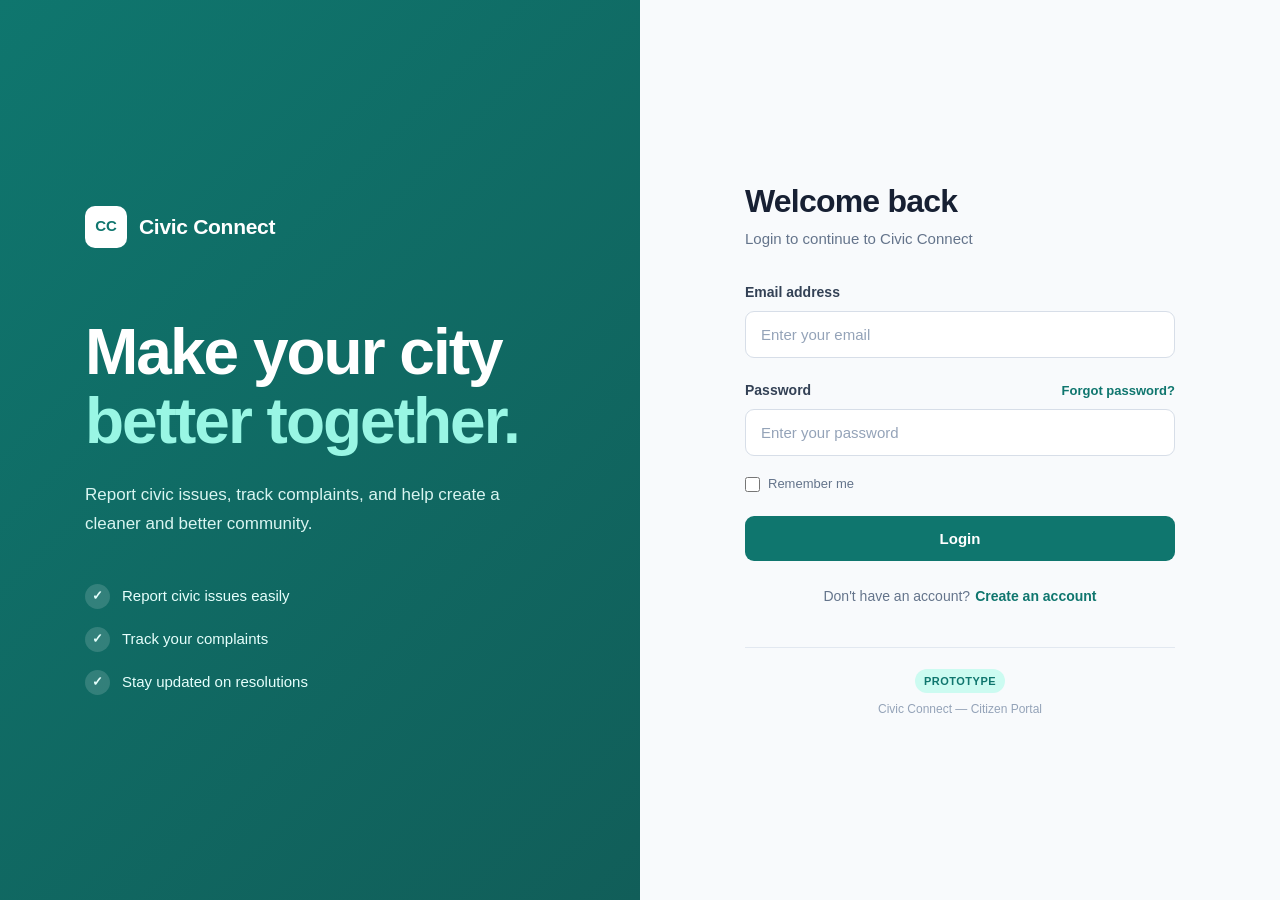
<file: index.html>
<!DOCTYPE html>
<html lang="en">

<head>
    <meta charset="UTF-8">

    <!-- Makes the website responsive on mobile devices -->
    <meta name="viewport" content="width=device-width, initial-scale=1.0">

    <title>Civic Connect - Login</title>

    <!-- Shared CSS file -->
    <link rel="stylesheet" href="style.css">
    <script src="script.js" defer></script>
</head>

<body>

    <main class="auth-page">

        <!-- Left side / Branding -->
        <section class="auth-brand">

            <div class="brand-content">

                <div class="brand-logo">
                    <span class="logo-icon">CC</span>
                    <span class="logo-text">Civic Connect</span>
                </div>

                <h1>
                    Make your city<br>
                    <span>better together.</span>
                </h1>

                <p>
                    Report civic issues, track complaints,
                    and help create a cleaner and better community.
                </p>

                <div class="brand-features">

                    <div class="feature-item">
                        <span class="feature-icon">✓</span>
                        <span>Report civic issues easily</span>
                    </div>

                    <div class="feature-item">
                        <span class="feature-icon">✓</span>
                        <span>Track your complaints</span>
                    </div>

                    <div class="feature-item">
                        <span class="feature-icon">✓</span>
                        <span>Stay updated on resolutions</span>
                    </div>

                </div>

            </div>

        </section>


        <!-- Right side / Login form -->
        <section class="auth-form-section">

            <div class="login-card">

                <div class="mobile-logo">
                    <div class="brand-logo">
                        <span class="logo-icon">CC</span>
                        <span class="logo-text">Civic Connect</span>
                    </div>
                </div>

                <div class="form-heading">
                    <h2>Welcome back</h2>
                    <p>Login to continue to Civic Connect</p>
                </div>


                <form id="loginForm">

                    <!-- Email -->
                    <div class="form-group">

                        <label for="email">Email address</label>

                        <input
                            type="email"
                            id="email"
                            name="email"
                            placeholder="Enter your email"
                            required
                        >

                    </div>


                    <!-- Password -->
                    <div class="form-group">

                        <div class="label-row">
                            <label for="password">Password</label>

                            <a href="#" class="forgot-password">
                                Forgot password?
                            </a>
                        </div>

                        <input
                            type="password"
                            id="password"
                            name="password"
                            placeholder="Enter your password"
                            required
                        >

                    </div>


                    <!-- Remember me -->
                    <div class="remember-row">

                        <label class="checkbox-label">

                            <input
                                type="checkbox"
                                id="remember"
                                name="remember"
                            >

                            <span>Remember me</span>

                        </label>

                    </div>


                    <!-- Login button -->
                    <button type="submit" class="primary-btn">
                        Login
                    </button>

                </form>


                <!-- Sign up -->
                <div class="signup-text">

                    <span>Don't have an account?</span>

                    <a href="signup.html">
                        Create an account
                    </a>

                </div>


                <!-- Demo note -->
                <div class="demo-note">
                    <span>Prototype</span>
                    <p>
                        Civic Connect — Citizen Portal
                    </p>
                </div>

            </div>

        </section>

    </main>

</body>

</html>
</file>
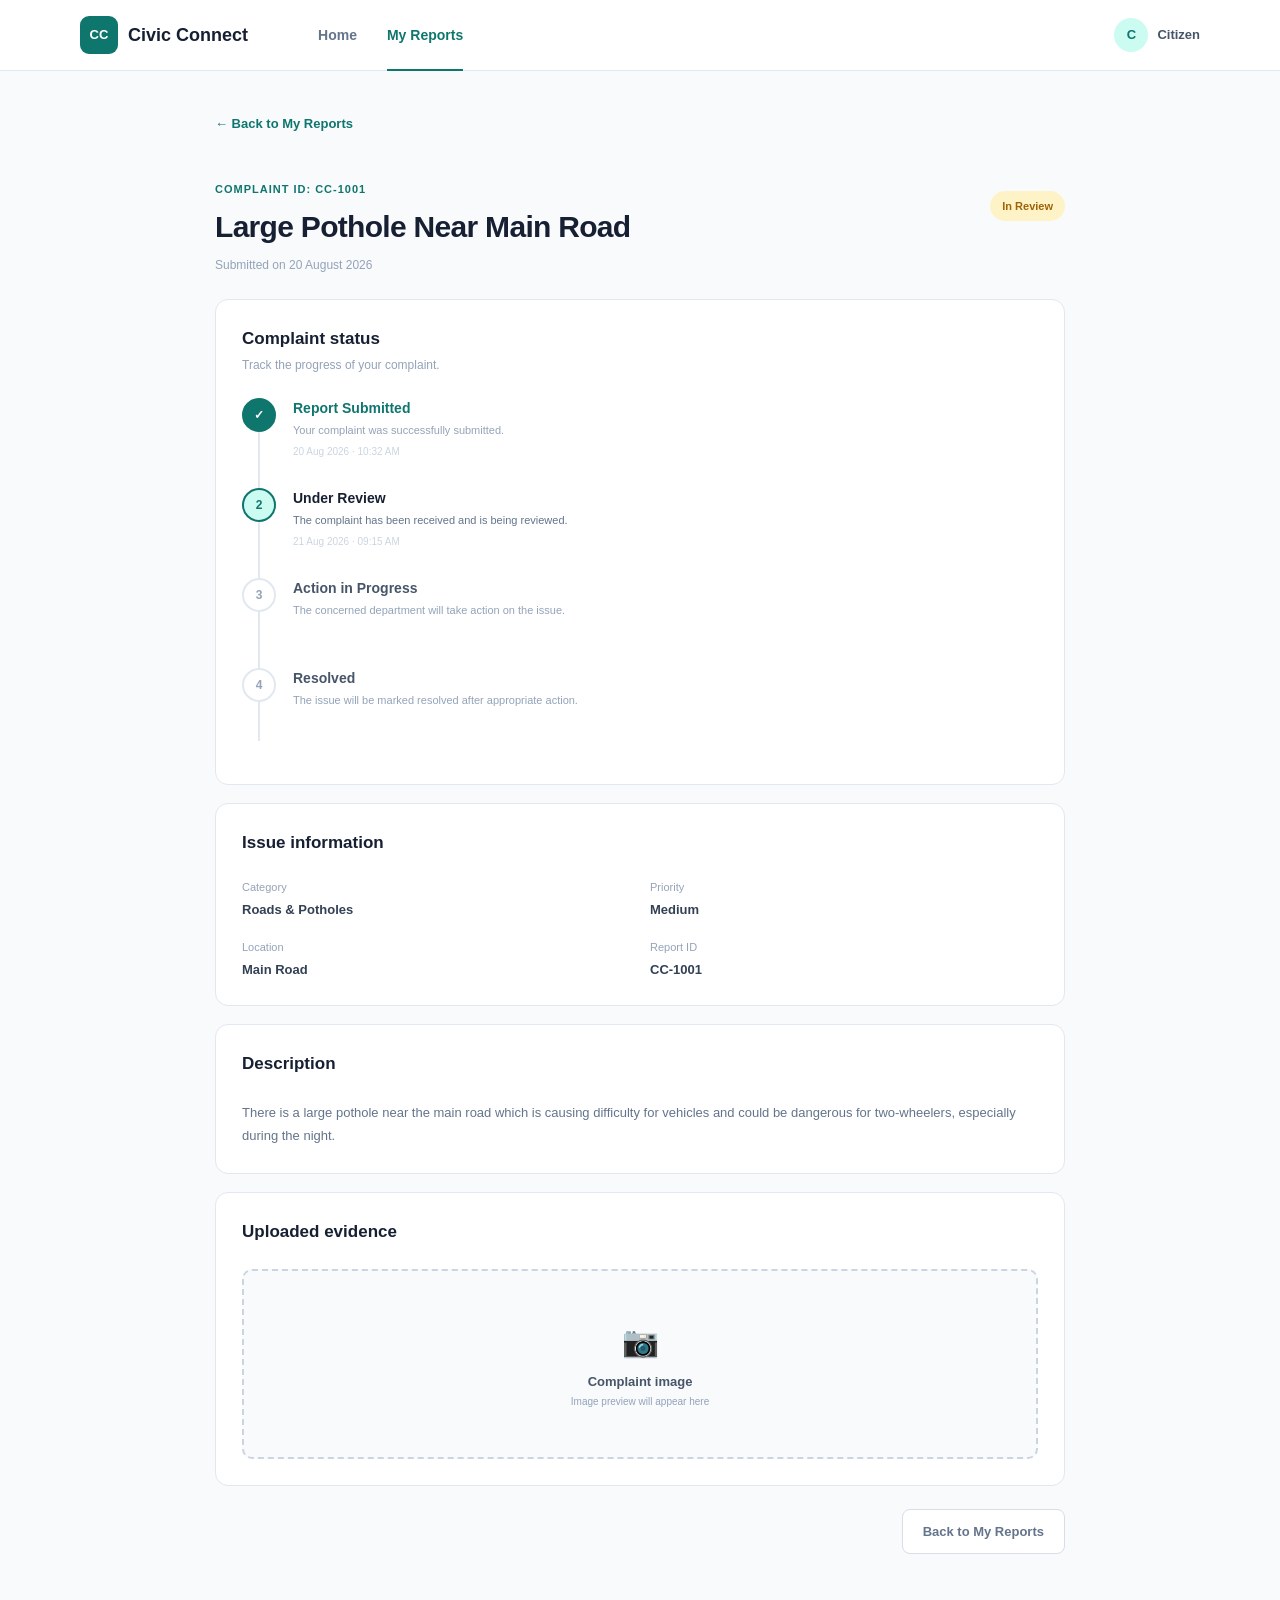
<file: details.html>
<!DOCTYPE html>
<html lang="en">

<head>

    <meta charset="UTF-8">

    <meta name="viewport" content="width=device-width, initial-scale=1.0">

    <title>Civic Connect - Complaint Details</title>

    <link rel="stylesheet" href="style.css">

</head>


<body>


    <!-- ================================
         NAVIGATION BAR
         ================================= -->

    <header class="navbar">

        <div class="navbar-container">


            <!-- LOGO -->

            <a href="home.html" class="nav-brand">

                <span class="nav-logo">CC</span>

                <span class="nav-title">
                    Civic Connect
                </span>

            </a>


            <!-- NAVIGATION -->

            <nav class="nav-links">

                <a href="home.html">
                    Home
                </a>

                <a href="reports.html" class="active">
                    My Reports
                </a>

            </nav>


            <!-- USER -->

            <div class="nav-user">

                <div class="user-avatar">
                    C
                </div>

                <span class="user-name">
                    Citizen
                </span>

            </div>

        </div>

    </header>



    <!-- ================================
         MAIN CONTENT
         ================================= -->

    <main class="details-page">

        <div class="details-container">


            <!-- BACK LINK -->

            <a
                href="reports.html"
                class="back-link"
            >
                ← Back to My Reports
            </a>



            <!-- ================================
                 COMPLAINT HEADER
                 ================================= -->

            <section class="complaint-header">

                <div>

                    <p class="page-label">
                        COMPLAINT ID: CC-1001
                    </p>

                    <h1>
                        Large Pothole Near Main Road
                    </h1>

                    <p class="complaint-date">
                        Submitted on 20 August 2026
                    </p>

                </div>


                <span class="status-badge status-review">
                    In Review
                </span>

            </section>



            <!-- ================================
                 STATUS TRACKER
                 ================================= -->

            <section class="details-card">

                <div class="details-card-heading">

                    <h2>
                        Complaint status
                    </h2>

                    <p>
                        Track the progress of your complaint.
                    </p>

                </div>


                <div class="status-timeline">


                    <!-- STEP 1 -->

                    <div class="timeline-step completed">

                        <div class="timeline-marker">
                            ✓
                        </div>

                        <div class="timeline-content">

                            <h3>
                                Report Submitted
                            </h3>

                            <p>
                                Your complaint was successfully
                                submitted.
                            </p>

                            <span>
                                20 Aug 2026 · 10:32 AM
                            </span>

                        </div>

                    </div>



                    <!-- STEP 2 -->

                    <div class="timeline-step current">

                        <div class="timeline-marker">
                            2
                        </div>

                        <div class="timeline-content">

                            <h3>
                                Under Review
                            </h3>

                            <p>
                                The complaint has been received
                                and is being reviewed.
                            </p>

                            <span>
                                21 Aug 2026 · 09:15 AM
                            </span>

                        </div>

                    </div>



                    <!-- STEP 3 -->

                    <div class="timeline-step">

                        <div class="timeline-marker">
                            3
                        </div>

                        <div class="timeline-content">

                            <h3>
                                Action in Progress
                            </h3>

                            <p>
                                The concerned department will
                                take action on the issue.
                            </p>

                        </div>

                    </div>



                    <!-- STEP 4 -->

                    <div class="timeline-step">

                        <div class="timeline-marker">
                            4
                        </div>

                        <div class="timeline-content">

                            <h3>
                                Resolved
                            </h3>

                            <p>
                                The issue will be marked resolved
                                after appropriate action.
                            </p>

                        </div>

                    </div>


                </div>

            </section>



            <!-- ================================
                 ISSUE INFORMATION
                 ================================= -->

            <section class="details-card">

                <div class="details-card-heading">

                    <h2>
                        Issue information
                    </h2>

                </div>


                <div class="issue-info-grid">


                    <div class="info-item">

                        <span>
                            Category
                        </span>

                        <strong>
                            Roads & Potholes
                        </strong>

                    </div>


                    <div class="info-item">

                        <span>
                            Priority
                        </span>

                        <strong>
                            Medium
                        </strong>

                    </div>


                    <div class="info-item">

                        <span>
                            Location
                        </span>

                        <strong>
                            Main Road
                        </strong>

                    </div>


                    <div class="info-item">

                        <span>
                            Report ID
                        </span>

                        <strong>
                            CC-1001
                        </strong>

                    </div>


                </div>

            </section>



            <!-- ================================
                 DESCRIPTION
                 ================================= -->

            <section class="details-card">

                <div class="details-card-heading">

                    <h2>
                        Description
                    </h2>

                </div>


                <p class="issue-description">

                    There is a large pothole near the main road
                    which is causing difficulty for vehicles and
                    could be dangerous for two-wheelers,
                    especially during the night.

                </p>

            </section>



            <!-- ================================
                 IMAGE
                 ================================= -->

            <section class="details-card">

                <div class="details-card-heading">

                    <h2>
                        Uploaded evidence
                    </h2>

                </div>


                <div class="evidence-placeholder">

                    <div>
                        📷
                    </div>

                    <p>
                        Complaint image
                    </p>

                    <span>
                        Image preview will appear here
                    </span>

                </div>

            </section>



            <!-- ================================
                 FOOTER ACTION
                 ================================= -->

            <div class="details-actions">

                <a
                    href="reports.html"
                    class="cancel-btn"
                >
                    Back to My Reports
                </a>

            </div>


        </div>

    </main>


</body>

</html>
</file>
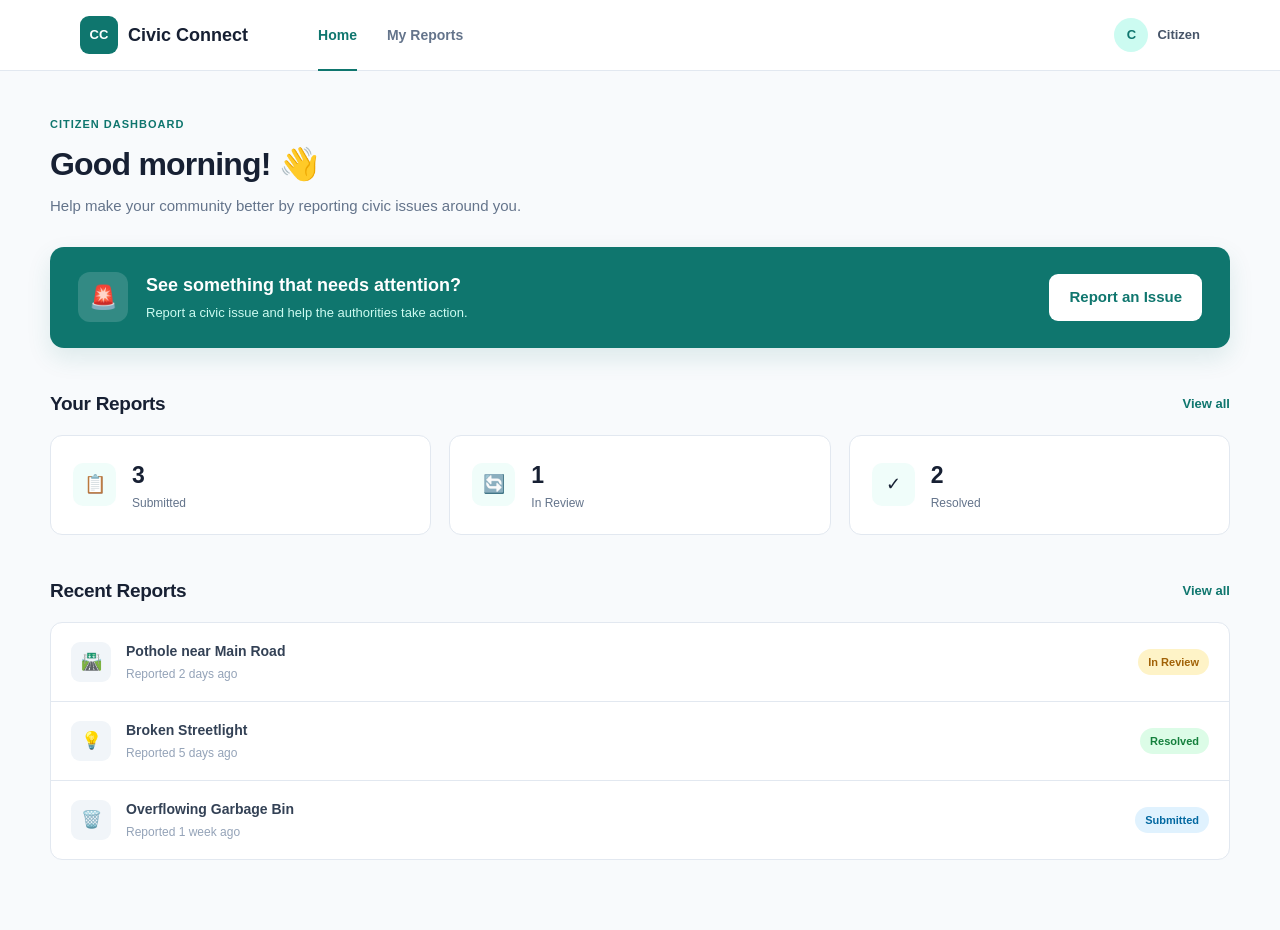
<file: home.html>
<!DOCTYPE html>
<html lang="en">

<head>

    <meta charset="UTF-8">

    <meta name="viewport" content="width=device-width, initial-scale=1.0">

    <title>Civic Connect - Home</title>

    <link rel="stylesheet" href="style.css">

</head>


<body>

    <!-- ================================
         NAVIGATION BAR
         ================================= -->

    <header class="navbar">

        <div class="navbar-container">


            <!-- LOGO -->

            <a href="home.html" class="nav-brand">

                <span class="nav-logo">CC</span>

                <span class="nav-title">
                    Civic Connect
                </span>

            </a>


            <!-- NAVIGATION LINKS -->

            <nav class="nav-links">

                <a href="home.html" class="active">
                    Home
                </a>

                <a href="reports.html">
                    My Reports
                </a>

            </nav>


            <!-- USER -->

            <div class="nav-user">

                <div class="user-avatar">
                    C
                </div>

                <span class="user-name">
                    Citizen
                </span>

            </div>

        </div>

    </header>



    <!-- ================================
         MAIN CONTENT
         ================================= -->

    <main class="dashboard">

        <div class="dashboard-container">


            <!-- WELCOME SECTION -->

            <section class="welcome-section">

                <div>

                    <p class="welcome-label">
                        CITIZEN DASHBOARD
                    </p>

                    <h1>
                        Good morning! 👋
                    </h1>

                    <p class="welcome-description">
                        Help make your community better by reporting
                        civic issues around you.
                    </p>

                </div>

            </section>



            <!-- REPORT ISSUE CARD -->

            <section class="report-banner">

                <div class="report-banner-content">

                    <div class="report-icon">
                        🚨
                    </div>

                    <div>

                        <h2>
                            See something that needs attention?
                        </h2>

                        <p>
                            Report a civic issue and help the
                            authorities take action.
                        </p>

                    </div>

                </div>


                <a
                    href="report.html"
                    class="primary-btn report-btn"
                >
                    Report an Issue
                </a>

            </section>



            <!-- STATISTICS -->

            <section class="stats-section">

                <div class="section-heading">

                    <h2>
                        Your Reports
                    </h2>

                    <a href="reports.html">
                        View all
                    </a>

                </div>


                <div class="stats-grid">


                    <!-- SUBMITTED -->

                    <div class="stat-card">

                        <div class="stat-icon">
                            📋
                        </div>

                        <div>

                            <p class="stat-number">
                                3
                            </p>

                            <p class="stat-label">
                                Submitted
                            </p>

                        </div>

                    </div>


                    <!-- IN REVIEW -->

                    <div class="stat-card">

                        <div class="stat-icon">
                            🔄
                        </div>

                        <div>

                            <p class="stat-number">
                                1
                            </p>

                            <p class="stat-label">
                                In Review
                            </p>

                        </div>

                    </div>


                    <!-- RESOLVED -->

                    <div class="stat-card">

                        <div class="stat-icon">
                            ✓
                        </div>

                        <div>

                            <p class="stat-number">
                                2
                            </p>

                            <p class="stat-label">
                                Resolved
                            </p>

                        </div>

                    </div>

                </div>

            </section>



            <!-- RECENT REPORTS -->

            <section class="recent-section">

                <div class="section-heading">

                    <h2>
                        Recent Reports
                    </h2>

                    <a href="reports.html">
                        View all
                    </a>

                </div>


                <div class="reports-list">


                    <!-- REPORT 1 -->

                    <a
                        href="details.html"
                        class="report-item"
                    >

                        <div class="report-item-icon">
                            🛣️
                        </div>

                        <div class="report-item-content">

                            <h3>
                                Pothole near Main Road
                            </h3>

                            <p>
                                Reported 2 days ago
                            </p>

                        </div>

                        <span class="status-badge status-review">
                            In Review
                        </span>

                    </a>



                    <!-- REPORT 2 -->

                    <a
                        href="details.html"
                        class="report-item"
                    >

                        <div class="report-item-icon">
                            💡
                        </div>

                        <div class="report-item-content">

                            <h3>
                                Broken Streetlight
                            </h3>

                            <p>
                                Reported 5 days ago
                            </p>

                        </div>

                        <span class="status-badge status-resolved">
                            Resolved
                        </span>

                    </a>



                    <!-- REPORT 3 -->

                    <a
                        href="details.html"
                        class="report-item"
                    >

                        <div class="report-item-icon">
                            🗑️
                        </div>

                        <div class="report-item-content">

                            <h3>
                                Overflowing Garbage Bin
                            </h3>

                            <p>
                                Reported 1 week ago
                            </p>

                        </div>

                        <span class="status-badge status-submitted">
                            Submitted
                        </span>

                    </a>

                </div>

            </section>


        </div>

    </main>


</body>

</html>
</file>
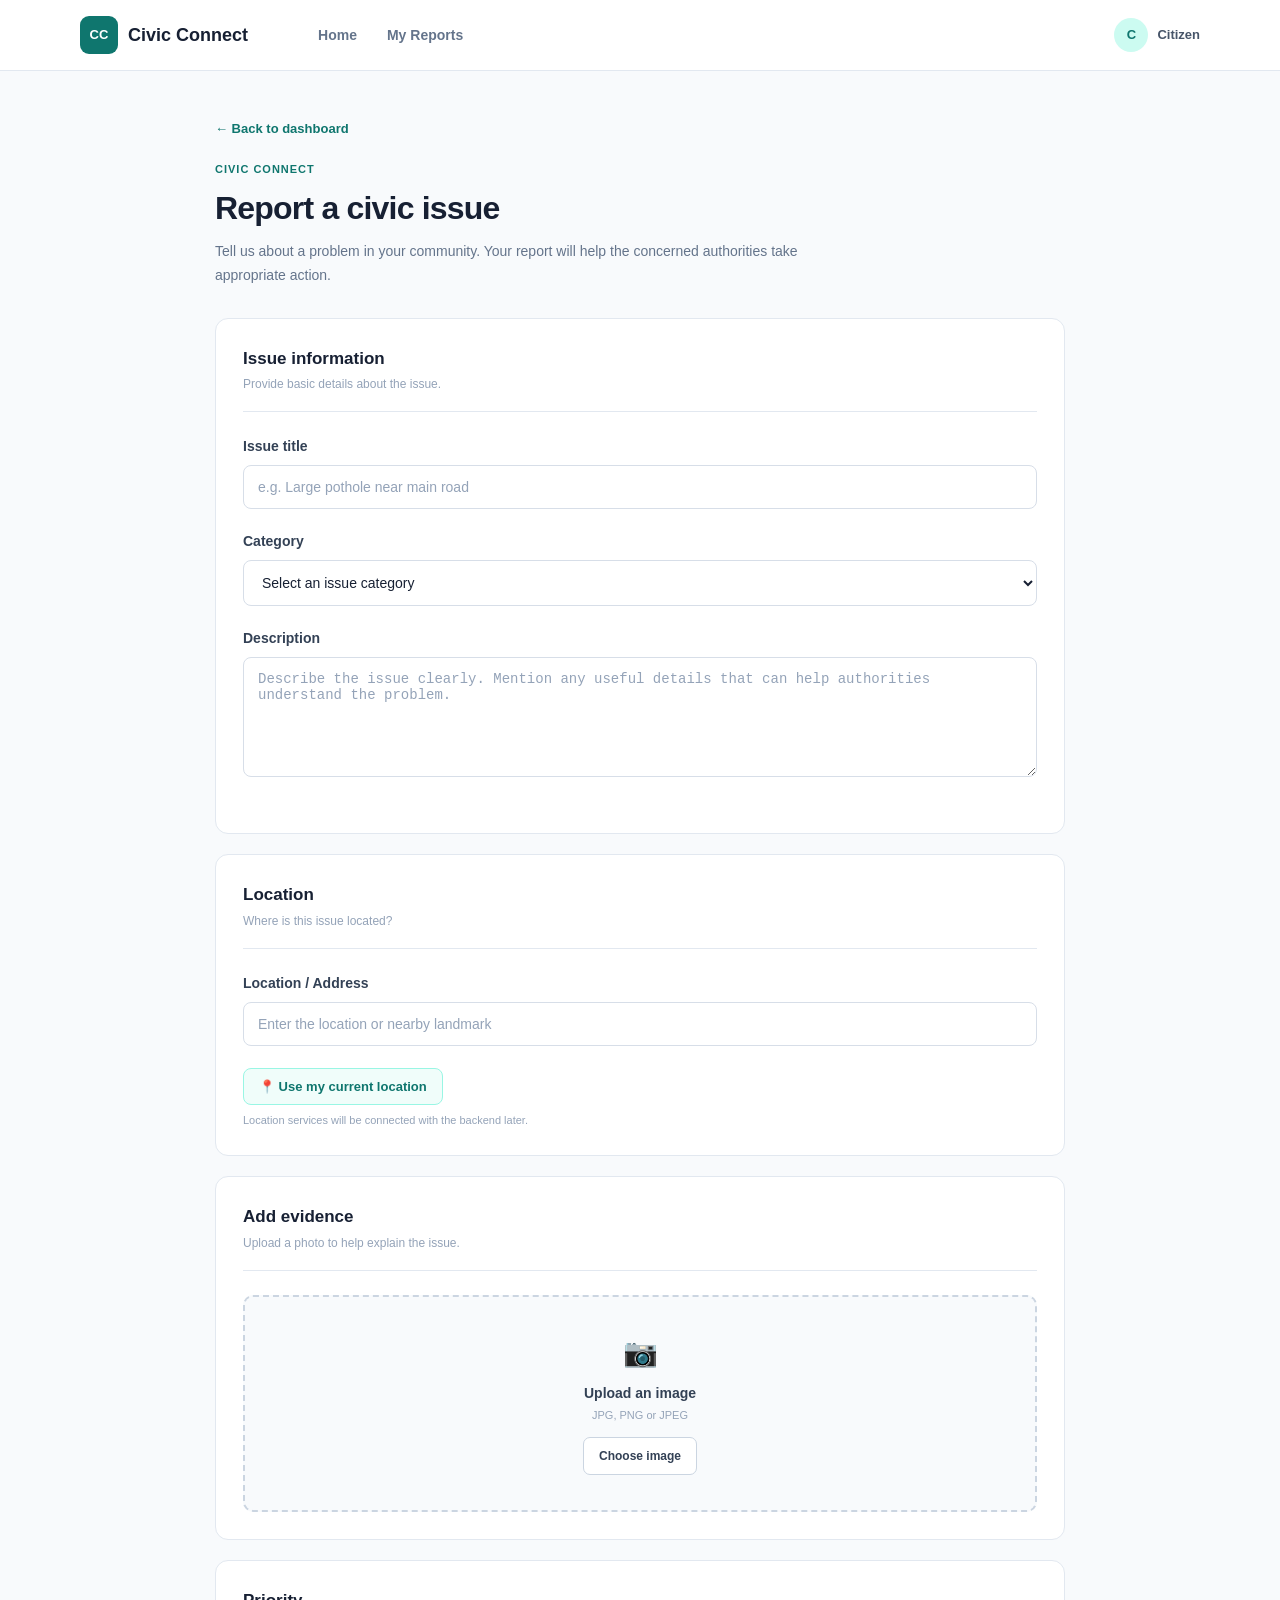
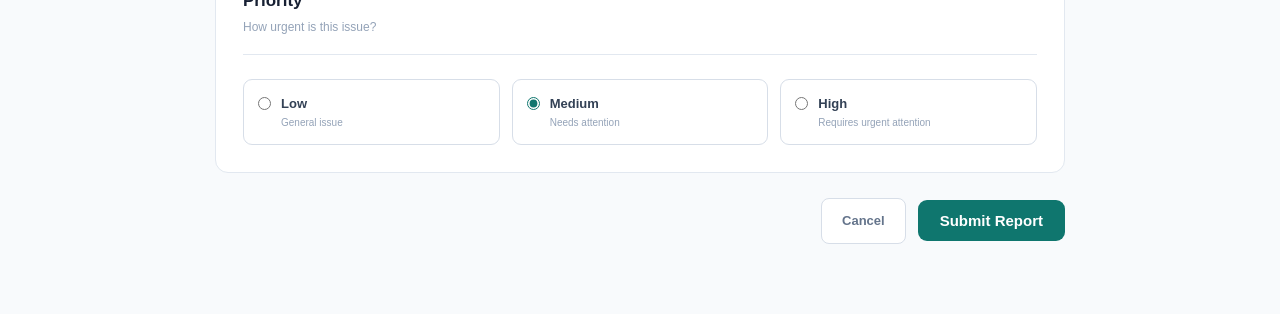
<file: report.html>
<!DOCTYPE html>
<html lang="en">

<head>

    <meta charset="UTF-8">

    <meta name="viewport" content="width=device-width, initial-scale=1.0">

    <title>Civic Connect - Report an Issue</title>

    <link rel="stylesheet" href="style.css">

</head>


<body>


    <!-- ================================
         NAVIGATION BAR
         ================================= -->

    <header class="navbar">

        <div class="navbar-container">


            <a href="home.html" class="nav-brand">

                <span class="nav-logo">CC</span>

                <span class="nav-title">
                    Civic Connect
                </span>

            </a>


            <nav class="nav-links">

                <a href="home.html">
                    Home
                </a>

                <a href="reports.html">
                    My Reports
                </a>

            </nav>


            <div class="nav-user">

                <div class="user-avatar">
                    C
                </div>

                <span class="user-name">
                    Citizen
                </span>

            </div>

        </div>

    </header>



    <!-- ================================
         REPORT PAGE
         ================================= -->

    <main class="report-page">

        <div class="report-container">


            <!-- PAGE HEADER -->

            <div class="page-header">

                <a href="home.html" class="back-link">
                    ← Back to dashboard
                </a>

                <p class="page-label">
                    CIVIC CONNECT
                </p>

                <h1>
                    Report a civic issue
                </h1>

                <p>
                    Tell us about a problem in your community.
                    Your report will help the concerned authorities
                    take appropriate action.
                </p>

            </div>



            <!-- REPORT FORM -->

            <form id="reportForm" class="report-form">


                <!-- ================================
                     BASIC INFORMATION
                     ================================= -->

                <section class="form-section">

                    <div class="form-section-heading">

                        <h2>
                            Issue information
                        </h2>

                        <p>
                            Provide basic details about the issue.
                        </p>

                    </div>


                    <!-- ISSUE TITLE -->

                    <div class="form-group">

                        <label for="issueTitle">
                            Issue title
                        </label>

                        <input
                            type="text"
                            id="issueTitle"
                            name="issueTitle"
                            placeholder="e.g. Large pothole near main road"
                            required
                        >

                    </div>



                    <!-- CATEGORY -->

                    <div class="form-group">

                        <label for="category">
                            Category
                        </label>

                        <select
                            id="category"
                            name="category"
                            required
                        >

                            <option value="" disabled selected>
                                Select an issue category
                            </option>

                            <option value="roads">
                                Roads & Potholes
                            </option>

                            <option value="streetlights">
                                Streetlights
                            </option>

                            <option value="garbage">
                                Garbage & Waste
                            </option>

                            <option value="water">
                                Water Supply
                            </option>

                            <option value="drainage">
                                Drainage & Sewage
                            </option>

                            <option value="public-property">
                                Public Property
                            </option>

                            <option value="other">
                                Other
                            </option>

                        </select>

                    </div>



                    <!-- DESCRIPTION -->

                    <div class="form-group">

                        <label for="description">
                            Description
                        </label>

                        <textarea
                            id="description"
                            name="description"
                            rows="5"
                            placeholder="Describe the issue clearly. Mention any useful details that can help authorities understand the problem."
                            required
                        ></textarea>

                    </div>

                </section>



                <!-- ================================
                     LOCATION
                     ================================= -->

                <section class="form-section">

                    <div class="form-section-heading">

                        <h2>
                            Location
                        </h2>

                        <p>
                            Where is this issue located?
                        </p>

                    </div>


                    <div class="form-group">

                        <label for="location">
                            Location / Address
                        </label>

                        <input
                            type="text"
                            id="location"
                            name="location"
                            placeholder="Enter the location or nearby landmark"
                            required
                        >

                    </div>


                    <button
                        type="button"
                        class="location-btn"
                    >
                        📍 Use my current location
                    </button>

                    <p class="location-note">
                        Location services will be connected with the
                        backend later.
                    </p>

                </section>



                <!-- ================================
                     IMAGE
                     ================================= -->

                <section class="form-section">

                    <div class="form-section-heading">

                        <h2>
                            Add evidence
                        </h2>

                        <p>
                            Upload a photo to help explain the issue.
                        </p>

                    </div>


                    <div class="upload-area">

                        <div class="upload-icon">
                            📷
                        </div>

                        <h3>
                            Upload an image
                        </h3>

                        <p>
                            JPG, PNG or JPEG
                        </p>

                        <label
                            for="issueImage"
                            class="upload-btn"
                        >
                            Choose image
                        </label>

                        <input
                            type="file"
                            id="issueImage"
                            name="issueImage"
                            accept="image/png, image/jpeg"
                            hidden
                        >

                    </div>

                </section>



                <!-- ================================
                     PRIORITY
                     ================================= -->

                <section class="form-section">

                    <div class="form-section-heading">

                        <h2>
                            Priority
                        </h2>

                        <p>
                            How urgent is this issue?
                        </p>

                    </div>


                    <div class="priority-options">


                        <label class="priority-option">

                            <input
                                type="radio"
                                name="priority"
                                value="low"
                            >

                            <span>
                                <strong>Low</strong>
                                <small>
                                    General issue
                                </small>
                            </span>

                        </label>



                        <label class="priority-option">

                            <input
                                type="radio"
                                name="priority"
                                value="medium"
                                checked
                            >

                            <span>
                                <strong>Medium</strong>
                                <small>
                                    Needs attention
                                </small>
                            </span>

                        </label>



                        <label class="priority-option">

                            <input
                                type="radio"
                                name="priority"
                                value="high"
                            >

                            <span>
                                <strong>High</strong>
                                <small>
                                    Requires urgent attention
                                </small>
                            </span>

                        </label>

                    </div>

                </section>



                <!-- ================================
                     SUBMIT
                     ================================= -->

                <div class="submit-area">

                    <a
                        href="home.html"
                        class="cancel-btn"
                    >
                        Cancel
                    </a>

                    <button
                        type="submit"
                        class="primary-btn submit-btn"
                    >
                        Submit Report
                    </button>

                </div>


            </form>

        </div>

    </main>


</body>

</html>
</file>
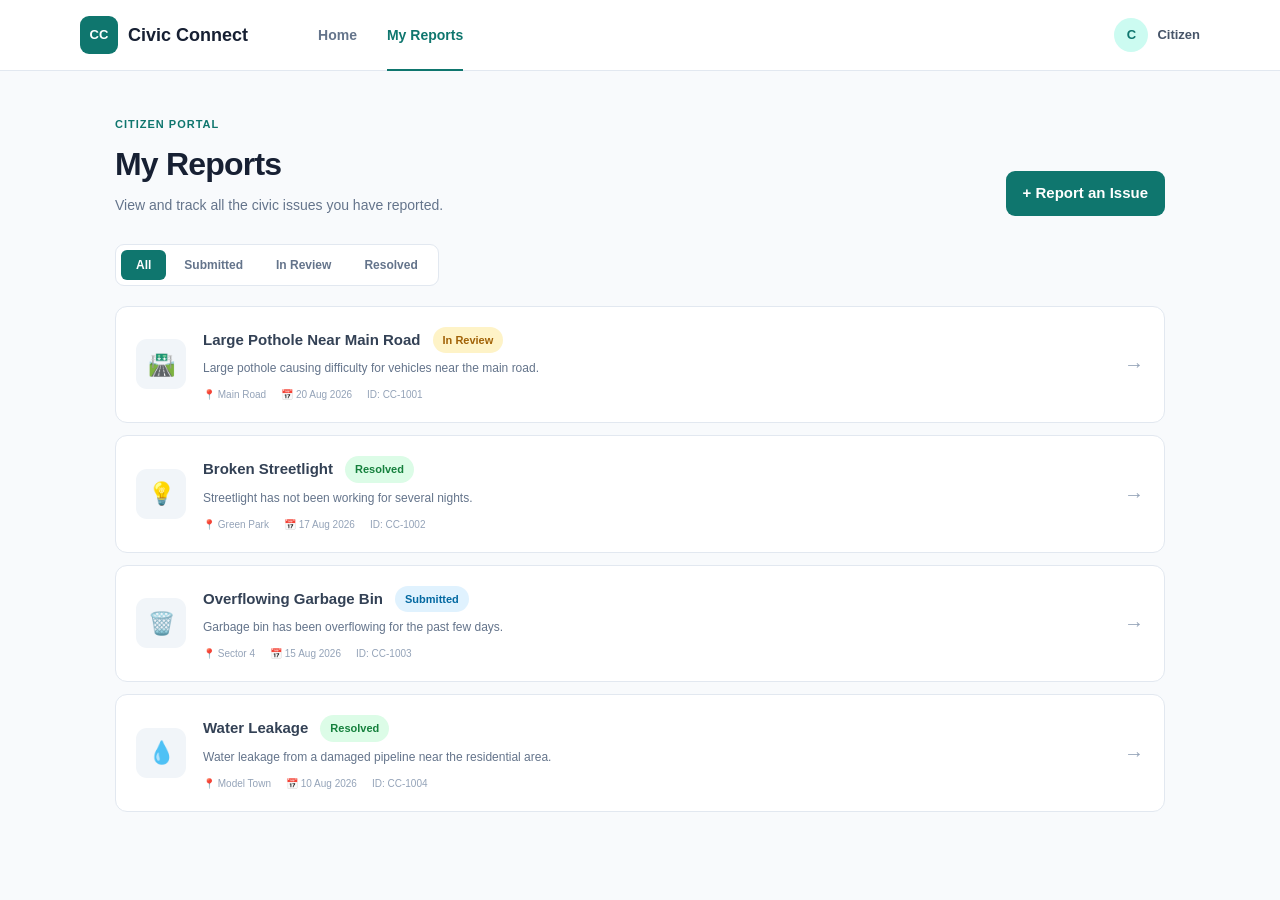
<file: reports.html>
<!DOCTYPE html>
<html lang="en">

<head>

    <meta charset="UTF-8">

    <meta name="viewport" content="width=device-width, initial-scale=1.0">

    <title>Civic Connect - My Reports</title>

    <link rel="stylesheet" href="style.css">

</head>


<body>


    <!-- ================================
         NAVIGATION BAR
         ================================= -->

    <header class="navbar">

        <div class="navbar-container">


            <!-- LOGO -->

            <a href="home.html" class="nav-brand">

                <span class="nav-logo">CC</span>

                <span class="nav-title">
                    Civic Connect
                </span>

            </a>


            <!-- NAVIGATION -->

            <nav class="nav-links">

                <a href="home.html">
                    Home
                </a>

                <a href="reports.html" class="active">
                    My Reports
                </a>

            </nav>


            <!-- USER -->

            <div class="nav-user">

                <div class="user-avatar">
                    C
                </div>

                <span class="user-name">
                    Citizen
                </span>

            </div>

        </div>

    </header>



    <!-- ================================
         MAIN CONTENT
         ================================= -->

    <main class="reports-page">

        <div class="reports-container">


            <!-- PAGE HEADER -->

            <section class="reports-header">

                <div>

                    <p class="page-label">
                        CITIZEN PORTAL
                    </p>

                    <h1>
                        My Reports
                    </h1>

                    <p>
                        View and track all the civic issues
                        you have reported.
                    </p>

                </div>


                <a
                    href="report.html"
                    class="primary-btn new-report-btn"
                >
                    + Report an Issue
                </a>

            </section>



            <!-- FILTERS -->

            <section class="reports-filters">

                <button
                    class="filter-btn active"
                    data-filter="all"
                >
                    All
                </button>

                <button
                    class="filter-btn"
                    data-filter="submitted"
                >
                    Submitted
                </button>

                <button
                    class="filter-btn"
                    data-filter="review"
                >
                    In Review
                </button>

                <button
                    class="filter-btn"
                    data-filter="resolved"
                >
                    Resolved
                </button>

            </section>



            <!-- REPORTS -->

            <section class="all-reports">


                <!-- REPORT 1 -->

                <a
                    href="details.html"
                    class="full-report-card"
                    data-status="review"
                >

                    <div class="full-report-icon">
                        🛣️
                    </div>


                    <div class="full-report-content">

                        <div class="report-card-top">

                            <h2>
                                Large Pothole Near Main Road
                            </h2>

                            <span class="status-badge status-review">
                                In Review
                            </span>

                        </div>


                        <p class="report-description">
                            Large pothole causing difficulty for
                            vehicles near the main road.
                        </p>


                        <div class="report-meta">

                            <span>
                                📍 Main Road
                            </span>

                            <span>
                                📅 20 Aug 2026
                            </span>

                            <span>
                                ID: CC-1001
                            </span>

                        </div>

                    </div>


                    <span class="report-arrow">
                        →
                    </span>

                </a>



                <!-- REPORT 2 -->

                <a
                    href="details.html"
                    class="full-report-card"
                    data-status="resolved"
                >

                    <div class="full-report-icon">
                        💡
                    </div>


                    <div class="full-report-content">

                        <div class="report-card-top">

                            <h2>
                                Broken Streetlight
                            </h2>

                            <span class="status-badge status-resolved">
                                Resolved
                            </span>

                        </div>


                        <p class="report-description">
                            Streetlight has not been working
                            for several nights.
                        </p>


                        <div class="report-meta">

                            <span>
                                📍 Green Park
                            </span>

                            <span>
                                📅 17 Aug 2026
                            </span>

                            <span>
                                ID: CC-1002
                            </span>

                        </div>

                    </div>


                    <span class="report-arrow">
                        →
                    </span>

                </a>



                <!-- REPORT 3 -->

                <a
                    href="details.html"
                    class="full-report-card"
                    data-status="submitted"
                >

                    <div class="full-report-icon">
                        🗑️
                    </div>


                    <div class="full-report-content">

                        <div class="report-card-top">

                            <h2>
                                Overflowing Garbage Bin
                            </h2>

                            <span class="status-badge status-submitted">
                                Submitted
                            </span>

                        </div>


                        <p class="report-description">
                            Garbage bin has been overflowing
                            for the past few days.
                        </p>


                        <div class="report-meta">

                            <span>
                                📍 Sector 4
                            </span>

                            <span>
                                📅 15 Aug 2026
                            </span>

                            <span>
                                ID: CC-1003
                            </span>

                        </div>

                    </div>


                    <span class="report-arrow">
                        →
                    </span>

                </a>



                <!-- REPORT 4 -->

                <a
                    href="details.html"
                    class="full-report-card"
                    data-status="resolved"
                >

                    <div class="full-report-icon">
                        💧
                    </div>


                    <div class="full-report-content">

                        <div class="report-card-top">

                            <h2>
                                Water Leakage
                            </h2>

                            <span class="status-badge status-resolved">
                                Resolved
                            </span>

                        </div>


                        <p class="report-description">
                            Water leakage from a damaged pipeline
                            near the residential area.
                        </p>


                        <div class="report-meta">

                            <span>
                                📍 Model Town
                            </span>

                            <span>
                                📅 10 Aug 2026
                            </span>

                            <span>
                                ID: CC-1004
                            </span>

                        </div>

                    </div>


                    <span class="report-arrow">
                        →
                    </span>

                </a>


            </section>

        </div>

    </main>


</body>

</html>
</file>
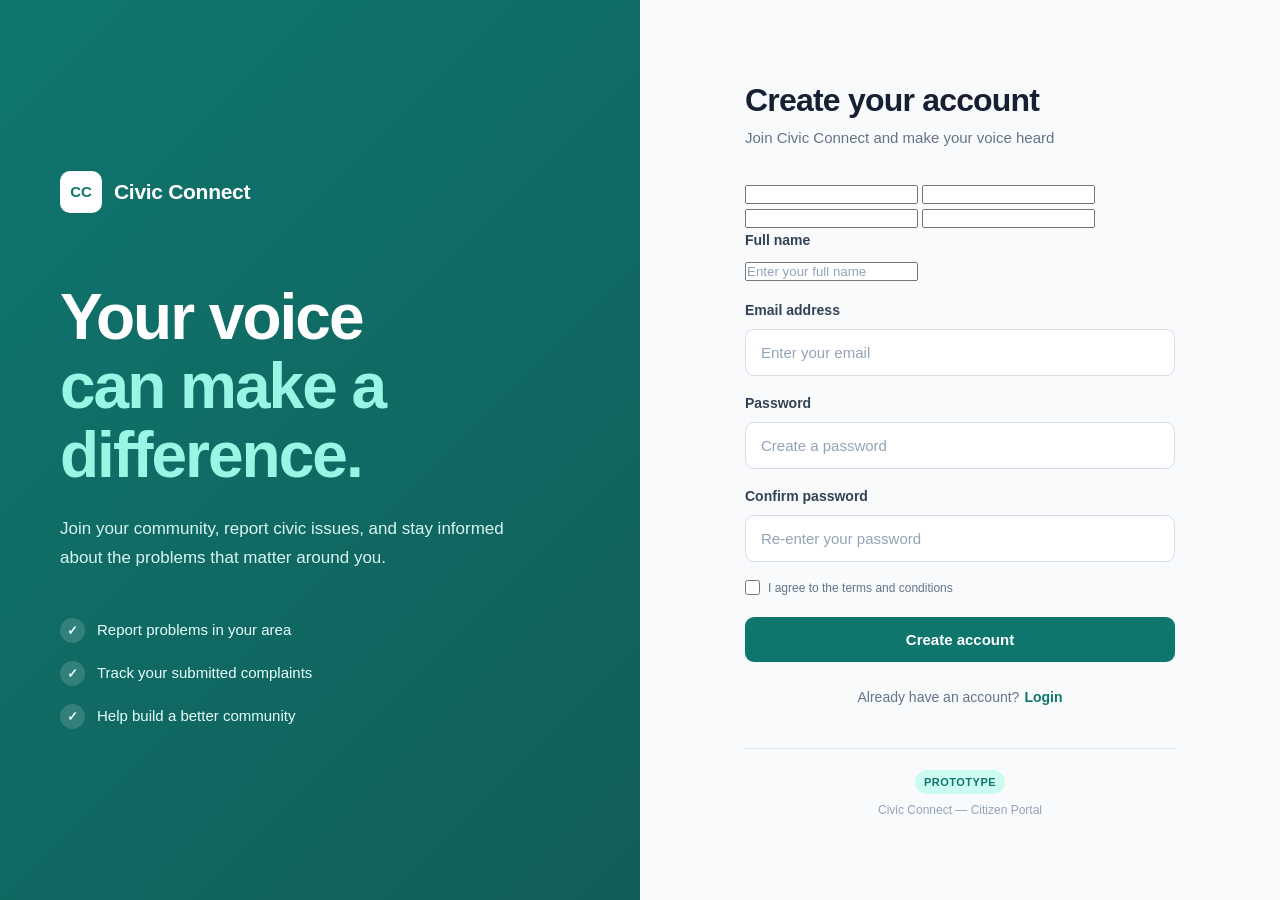
<file: signup.html>
<!DOCTYPE html>
<html lang="en">

<head>
    <meta charset="UTF-8">

    <meta name="viewport" content="width=device-width, initial-scale=1.0">

    <title>Civic Connect - Sign Up</title>

    <link rel="stylesheet" href="style.css">
</head>

<body>

    <main class="auth-page">

        <!-- LEFT SIDE: BRANDING -->

        <section class="auth-brand">

            <div class="brand-content">

                <div class="brand-logo">
                    <span class="logo-icon">CC</span>
                    <span class="logo-text">Civic Connect</span>
                </div>

                <h1>
                    Your voice<br>
                    <span>can make a difference.</span>
                </h1>

                <p>
                    Join your community, report civic issues,
                    and stay informed about the problems that
                    matter around you.
                </p>

                <div class="brand-features">

                    <div class="feature-item">
                        <span class="feature-icon">✓</span>
                        <span>Report problems in your area</span>
                    </div>

                    <div class="feature-item">
                        <span class="feature-icon">✓</span>
                        <span>Track your submitted complaints</span>
                    </div>

                    <div class="feature-item">
                        <span class="feature-icon">✓</span>
                        <span>Help build a better community</span>
                    </div>

                </div>

            </div>

        </section>


        <!-- RIGHT SIDE: SIGN UP FORM -->

        <section class="auth-form-section">

            <div class="login-card">

                <!-- MOBILE LOGO -->

                <div class="mobile-logo">

                    <div class="brand-logo">
                        <span class="logo-icon">CC</span>
                        <span class="logo-text">Civic Connect</span>
                    </div>

                </div>


                <!-- HEADING -->

                <div class="form-heading">

                    <h2>Create your account</h2>

                    <p>
                        Join Civic Connect and make your voice heard
                    </p>

                </div>


                <!-- SIGN UP FORM -->

                <form id="signupForm">
                    <input id="name">
<input id="email">
<input id="password">
<input id="confirmPassword">


                    <!-- FULL NAME -->

                    <div class="form-group">

                        <label for="name">
                            Full name
                        </label>

                        <input
                            type="text"
                            id="name"
                            name="name"
                            placeholder="Enter your full name"
                            required
                        >

                    </div>


                    <!-- EMAIL -->

                    <div class="form-group">

                        <label for="signupEmail">
                            Email address
                        </label>

                        <input
                            type="email"
                            id="signupEmail"
                            name="email"
                            placeholder="Enter your email"
                            required
                        >

                    </div>


                    <!-- PASSWORD -->

                    <div class="form-group">

                        <label for="signupPassword">
                            Password
                        </label>

                        <input
                            type="password"
                            id="signupPassword"
                            name="password"
                            placeholder="Create a password"
                            required
                        >

                    </div>


                    <!-- CONFIRM PASSWORD -->

                    <div class="form-group">

                        <label for="confirmPassword">
                            Confirm password
                        </label>

                        <input
                            type="password"
                            id="confirmPassword"
                            name="confirmPassword"
                            placeholder="Re-enter your password"
                            required
                        >

                    </div>


                    <!-- TERMS -->

                    <div class="remember-row">

                        <label class="checkbox-label">

                            <input
                                type="checkbox"
                                id="terms"
                                name="terms"
                                required
                            >

                            <span>
                                I agree to the terms and conditions
                            </span>

                        </label>

                    </div>


                    <!-- SIGN UP BUTTON -->

                    <button
                        type="submit"
                        class="primary-btn"
                    >
                        Create account
                    </button>

                </form>


                <!-- LOGIN LINK -->

                <div class="signup-text">

                    <span>Already have an account?</span>

                    <a href="index.html">
                        Login
                    </a>

                </div>


                <!-- PROTOTYPE NOTE -->

                <div class="demo-note">

                    <span>Prototype</span>

                    <p>
                        Civic Connect — Citizen Portal
                    </p>

                </div>

            </div>

        </section>

    </main>

</body>

</html>
</file>
<file: style.css>
/* =====================================================
   CIVIC CONNECT
   Shared Styles
   ===================================================== */


/* ---------- RESET ---------- */

* {
    margin: 0;
    padding: 0;
    box-sizing: border-box;
}


html {
    scroll-behavior: smooth;
}


body {
    font-family: Arial, Helvetica, sans-serif;
    background: #f5f7fb;
    color: #172033;
    line-height: 1.5;
}


/* ---------- COMMON ELEMENTS ---------- */

a {
    text-decoration: none;
}


button,
input {
    font-family: inherit;
}


/* =====================================================
   LOGIN / AUTH PAGE
   ===================================================== */

.auth-page {
    min-height: 100vh;
    display: flex;
}


/* ---------- LEFT BRANDING SECTION ---------- */

.auth-brand {
    width: 50%;
    min-height: 100vh;

    display: flex;
    align-items: center;

    padding: 60px;

    background: linear-gradient(
        135deg,
        #0f766e,
        #115e59
    );

    color: white;
}


.brand-content {
    max-width: 520px;
    margin: 0 auto;
}


/* ---------- LOGO ---------- */

.brand-logo {
    display: flex;
    align-items: center;
    gap: 12px;
}


.logo-icon {
    width: 42px;
    height: 42px;

    display: flex;
    align-items: center;
    justify-content: center;

    border-radius: 10px;

    background: white;
    color: #0f766e;

    font-size: 15px;
    font-weight: 800;
}


.logo-text {
    font-size: 21px;
    font-weight: 700;
    letter-spacing: -0.3px;
}


/* ---------- BRANDING HEADING ---------- */

.auth-brand h1 {
    margin-top: 70px;

    font-size: clamp(42px, 5vw, 64px);
    line-height: 1.08;

    letter-spacing: -2px;
}


.auth-brand h1 span {
    color: #99f6e4;
}


.auth-brand p {
    margin-top: 25px;

    max-width: 470px;

    color: #d9f5f1;

    font-size: 17px;
    line-height: 1.7;
}


/* ---------- FEATURES ---------- */

.brand-features {
    margin-top: 45px;

    display: flex;
    flex-direction: column;
    gap: 18px;
}


.feature-item {
    display: flex;
    align-items: center;
    gap: 12px;

    font-size: 15px;
    color: #e6fffc;
}


.feature-icon {
    width: 25px;
    height: 25px;

    display: flex;
    align-items: center;
    justify-content: center;

    border-radius: 50%;

    background: rgba(255, 255, 255, 0.15);

    font-size: 13px;
    font-weight: bold;
}


/* =====================================================
   LOGIN FORM SECTION
   ===================================================== */

.auth-form-section {
    width: 50%;
    min-height: 100vh;

    display: flex;
    align-items: center;
    justify-content: center;

    padding: 40px;

    background: #f8fafc;
}


.login-card {
    width: 100%;
    max-width: 430px;
}


/* ---------- MOBILE LOGO ---------- */

.mobile-logo {
    display: none;
}


/* ---------- FORM HEADING ---------- */

.form-heading {
    margin-bottom: 32px;
}


.form-heading h2 {
    font-size: 32px;
    line-height: 1.2;

    color: #172033;

    letter-spacing: -0.8px;
}


.form-heading p {
    margin-top: 8px;

    color: #64748b;

    font-size: 15px;
}


/* ---------- FORM GROUP ---------- */

.form-group {
    margin-bottom: 22px;
}


.form-group label {
    display: block;

    margin-bottom: 8px;

    color: #334155;

    font-size: 14px;
    font-weight: 600;
}


/* ---------- LABEL ROW ---------- */

.label-row {
    display: flex;
    align-items: center;
    justify-content: space-between;
}


.label-row label {
    margin-bottom: 8px;
}


.forgot-password {
    margin-bottom: 8px;

    color: #0f766e;

    font-size: 13px;
    font-weight: 600;
}


.forgot-password:hover {
    text-decoration: underline;
}


/* ---------- INPUTS ---------- */

.form-group input[type="email"],
.form-group input[type="password"] {
    width: 100%;

    padding: 14px 15px;

    border: 1px solid #d7dee8;
    border-radius: 9px;

    outline: none;

    background: white;

    color: #172033;

    font-size: 15px;

    transition:
        border-color 0.2s ease,
        box-shadow 0.2s ease;
}


.form-group input[type="email"]:focus,
.form-group input[type="password"]:focus {
    border-color: #0f766e;

    box-shadow: 0 0 0 3px rgba(15, 118, 110, 0.12);
}


.form-group input::placeholder {
    color: #94a3b8;
}


/* ---------- REMEMBER ME ---------- */

.remember-row {
    margin-top: -4px;
    margin-bottom: 22px;
}


.checkbox-label {
    display: flex;
    align-items: center;
    gap: 8px;

    color: #64748b;

    font-size: 13px;

    cursor: pointer;
}


.checkbox-label input {
    width: 15px;
    height: 15px;

    accent-color: #0f766e;

    cursor: pointer;
}


/* ---------- PRIMARY BUTTON ---------- */

.primary-btn {
    width: 100%;

    padding: 14px 20px;

    border: none;
    border-radius: 9px;

    background: #0f766e;
    color: white;

    font-size: 15px;
    font-weight: 700;

    cursor: pointer;

    transition:
        background 0.2s ease,
        transform 0.2s ease,
        box-shadow 0.2s ease;
}


.primary-btn:hover {
    background: #0d625c;

    box-shadow: 0 7px 18px rgba(15, 118, 110, 0.2);

    transform: translateY(-1px);
}


.primary-btn:active {
    transform: translateY(0);
}


/* ---------- SIGN UP ---------- */

.signup-text {
    margin-top: 25px;

    display: flex;
    justify-content: center;
    gap: 5px;

    font-size: 14px;

    color: #64748b;
}


.signup-text a {
    color: #0f766e;

    font-weight: 700;
}


.signup-text a:hover {
    text-decoration: underline;
}


/* ---------- DEMO NOTE ---------- */

.demo-note {
    margin-top: 40px;

    padding-top: 20px;

    border-top: 1px solid #e2e8f0;

    text-align: center;
}


.demo-note span {
    display: inline-block;

    padding: 4px 9px;

    border-radius: 20px;

    background: #ccfbf1;
    color: #0f766e;

    font-size: 11px;
    font-weight: 700;

    text-transform: uppercase;
    letter-spacing: 0.5px;
}


.demo-note p {
    margin-top: 7px;

    color: #94a3b8;

    font-size: 12px;
}


/* =====================================================
   RESPONSIVE DESIGN
   ===================================================== */


/* ---------- TABLET ---------- */

@media (max-width: 900px) {

    .auth-brand {
        padding: 40px;
    }

    .auth-brand h1 {
        font-size: 45px;
    }

    .auth-form-section {
        padding: 30px;
    }

}


/* ---------- MOBILE ---------- */

@media (max-width: 700px) {

    .auth-page {
        min-height: 100vh;

        display: block;
    }


    /* Hide desktop branding */

    .auth-brand {
        display: none;
    }


    /* Form takes full screen */

    .auth-form-section {
        width: 100%;
        min-height: 100vh;

        padding: 30px 22px;

        align-items: flex-start;
    }


    .login-card {
        max-width: 500px;

        margin: 0 auto;
    }


    /* Show mobile logo */

    .mobile-logo {
        display: flex;

        margin-bottom: 55px;
    }


    .mobile-logo .logo-icon {
        background: #0f766e;
        color: white;
    }


    .mobile-logo .logo-text {
        color: #172033;
    }


    .form-heading h2 {
        font-size: 29px;
    }


    .form-heading {
        margin-bottom: 28px;
    }


    .signup-text {
        flex-wrap: wrap;
    }

}


/* ---------- SMALL MOBILE ---------- */

@media (max-width: 380px) {

    .auth-form-section {
        padding: 25px 18px;
    }


    .mobile-logo {
        margin-bottom: 45px;
    }


    .form-heading h2 {
        font-size: 26px;
    }


    .form-group input[type="email"],
    .form-group input[type="password"] {
        padding: 13px;
    }

}
/* =====================================================
   SIGN UP PAGE
   ===================================================== */


/* Slightly smaller spacing for the longer signup form */

#signupForm .form-group {
    margin-bottom: 17px;
}


/* Signup terms */

#signupForm .remember-row {
    margin-top: 2px;
    margin-bottom: 20px;
}


/* Make the terms text slightly smaller */

#signupForm .checkbox-label {
    font-size: 12px;
}


/* Mobile signup adjustments */

@media (max-width: 700px) {

    #signupForm .form-group {
        margin-bottom: 16px;
    }

    #signupForm .remember-row {
        margin-bottom: 18px;
    }

}

/* =====================================================
   HOME / CITIZEN DASHBOARD
   ===================================================== */


/* ---------- NAVIGATION BAR ---------- */

.navbar {
    width: 100%;

    background: white;

    border-bottom: 1px solid #e2e8f0;
}


.navbar-container {
    max-width: 1180px;

    margin: 0 auto;

    padding: 16px 30px;

    display: flex;
    align-items: center;
}


/* ---------- NAV BRAND ---------- */

.nav-brand {
    display: flex;
    align-items: center;

    gap: 10px;

    color: #172033;
}


.nav-logo {
    width: 38px;
    height: 38px;

    display: flex;
    align-items: center;
    justify-content: center;

    border-radius: 9px;

    background: #0f766e;
    color: white;

    font-size: 13px;
    font-weight: 800;
}


.nav-title {
    font-size: 18px;
    font-weight: 700;
}


/* ---------- NAV LINKS ---------- */

.nav-links {
    display: flex;

    gap: 30px;

    margin-left: 70px;
}


.nav-links a {
    position: relative;

    padding: 8px 0;

    color: #64748b;

    font-size: 14px;
    font-weight: 600;
}


.nav-links a:hover {
    color: #0f766e;
}


.nav-links a.active {
    color: #0f766e;
}


.nav-links a.active::after {
    content: "";

    position: absolute;

    left: 0;
    right: 0;
    bottom: -17px;

    height: 2px;

    background: #0f766e;
}


/* ---------- USER ---------- */

.nav-user {
    margin-left: auto;

    display: flex;
    align-items: center;

    gap: 9px;
}


.user-avatar {
    width: 34px;
    height: 34px;

    display: flex;
    align-items: center;
    justify-content: center;

    border-radius: 50%;

    background: #ccfbf1;
    color: #0f766e;

    font-size: 13px;
    font-weight: 700;
}


.user-name {
    color: #475569;

    font-size: 13px;
    font-weight: 600;
}


/* =====================================================
   DASHBOARD
   ===================================================== */

.dashboard {
    min-height: calc(100vh - 71px);

    background: #f8fafc;

    padding: 45px 30px 70px;
}


.dashboard-container {
    max-width: 1180px;

    margin: 0 auto;
}


/* ---------- WELCOME ---------- */

.welcome-section {
    margin-bottom: 30px;
}


.welcome-label {
    margin-bottom: 7px;

    color: #0f766e;

    font-size: 11px;
    font-weight: 800;

    letter-spacing: 1px;
}


.welcome-section h1 {
    color: #172033;

    font-size: 32px;

    letter-spacing: -0.8px;
}


.welcome-description {
    margin-top: 7px;

    color: #64748b;

    font-size: 15px;
}


/* =====================================================
   REPORT BANNER
   ===================================================== */

.report-banner {
    padding: 25px 28px;

    display: flex;
    align-items: center;
    justify-content: space-between;

    gap: 25px;

    border-radius: 14px;

    background: #0f766e;

    color: white;

    box-shadow: 0 10px 25px rgba(15, 118, 110, 0.12);
}


.report-banner-content {
    display: flex;
    align-items: center;

    gap: 18px;
}


.report-icon {
    width: 50px;
    height: 50px;

    display: flex;
    align-items: center;
    justify-content: center;

    flex-shrink: 0;

    border-radius: 12px;

    background: rgba(255, 255, 255, 0.15);

    font-size: 23px;
}


.report-banner h2 {
    font-size: 18px;
}


.report-banner p {
    margin-top: 4px;

    color: #ccfbf1;

    font-size: 13px;
}


.report-btn {
    width: auto;

    flex-shrink: 0;

    padding: 12px 20px;

    background: white;
    color: #0f766e;

    box-shadow: none;
}


.report-btn:hover {
    background: #f0fdfa;

    box-shadow: none;
}


/* =====================================================
   SECTION HEADINGS
   ===================================================== */

.stats-section,
.recent-section {
    margin-top: 42px;
}


.section-heading {
    margin-bottom: 17px;

    display: flex;
    align-items: center;
    justify-content: space-between;
}


.section-heading h2 {
    color: #172033;

    font-size: 19px;

    letter-spacing: -0.3px;
}


.section-heading a {
    color: #0f766e;

    font-size: 13px;
    font-weight: 700;
}


.section-heading a:hover {
    text-decoration: underline;
}


/* =====================================================
   STATISTICS
   ===================================================== */

.stats-grid {
    display: grid;

    grid-template-columns: repeat(3, 1fr);

    gap: 18px;
}


.stat-card {
    padding: 22px;

    display: flex;
    align-items: center;

    gap: 16px;

    border: 1px solid #e2e8f0;
    border-radius: 12px;

    background: white;
}


.stat-icon {
    width: 43px;
    height: 43px;

    display: flex;
    align-items: center;
    justify-content: center;

    border-radius: 10px;

    background: #f0fdfa;

    font-size: 18px;
}


.stat-number {
    color: #172033;

    font-size: 23px;
    font-weight: 800;
}


.stat-label {
    margin-top: 1px;

    color: #64748b;

    font-size: 12px;
}


/* =====================================================
   RECENT REPORTS
   ===================================================== */

.reports-list {
    overflow: hidden;

    border: 1px solid #e2e8f0;
    border-radius: 12px;

    background: white;
}


.report-item {
    padding: 18px 20px;

    display: flex;
    align-items: center;

    gap: 15px;

    border-bottom: 1px solid #e2e8f0;

    color: inherit;

    transition: background 0.2s ease;
}


.report-item:last-child {
    border-bottom: none;
}


.report-item:hover {
    background: #f8fafc;
}


.report-item-icon {
    width: 40px;
    height: 40px;

    display: flex;
    align-items: center;
    justify-content: center;

    flex-shrink: 0;

    border-radius: 9px;

    background: #f1f5f9;

    font-size: 17px;
}


.report-item-content {
    flex: 1;
}


.report-item-content h3 {
    color: #334155;

    font-size: 14px;
    font-weight: 700;
}


.report-item-content p {
    margin-top: 3px;

    color: #94a3b8;

    font-size: 12px;
}


/* =====================================================
   STATUS BADGES
   ===================================================== */

.status-badge {
    padding: 5px 10px;

    border-radius: 20px;

    font-size: 11px;
    font-weight: 700;

    white-space: nowrap;
}


.status-review {
    background: #fef3c7;
    color: #a16207;
}


.status-resolved {
    background: #dcfce7;
    color: #15803d;
}


.status-submitted {
    background: #e0f2fe;
    color: #0369a1;
}


/* =====================================================
   HOME RESPONSIVE DESIGN
   ===================================================== */

@media (max-width: 700px) {

    .navbar-container {
        padding: 14px 18px;
    }


    .nav-title {
        font-size: 16px;
    }


    .nav-links {
        margin-left: auto;

        gap: 17px;
    }


    .nav-links a.active::after {
        bottom: -15px;
    }


    .user-name {
        display: none;
    }


    .dashboard {
        padding: 30px 18px 50px;
    }


    .welcome-section h1 {
        font-size: 27px;
    }


    .welcome-description {
        font-size: 14px;
    }


    .report-banner {
        padding: 22px;

        flex-direction: column;

        align-items: flex-start;
    }


    .report-banner-content {
        align-items: flex-start;
    }


    .report-btn {
        width: 100%;

        text-align: center;
    }


    .stats-grid {
        grid-template-columns: 1fr;
    }


    .report-item {
        padding: 16px;
    }


    .report-item-content h3 {
        font-size: 13px;
    }

}


@media (max-width: 450px) {

    .nav-logo {
        width: 34px;
        height: 34px;
    }


    .nav-title {
        font-size: 15px;
    }


    .nav-links {
        gap: 12px;
    }


    .nav-links a {
        font-size: 12px;
    }


    .welcome-section h1 {
        font-size: 25px;
    }


    .report-banner h2 {
        font-size: 16px;
    }


    .report-banner p {
        font-size: 12px;
    }


    .status-badge {
        font-size: 10px;

        padding: 4px 7px;
    }

}

/* =====================================================
   REPORT ISSUE PAGE
   ===================================================== */


/* ---------- PAGE ---------- */

.report-page {
    min-height: calc(100vh - 71px);

    padding: 45px 30px 70px;

    background: #f8fafc;
}


.report-container {
    max-width: 850px;

    margin: 0 auto;
}


/* ---------- PAGE HEADER ---------- */

.page-header {
    margin-bottom: 30px;
}


.back-link {
    display: inline-block;

    margin-bottom: 22px;

    color: #0f766e;

    font-size: 13px;
    font-weight: 700;
}


.back-link:hover {
    text-decoration: underline;
}


.page-label {
    margin-bottom: 7px;

    color: #0f766e;

    font-size: 11px;
    font-weight: 800;

    letter-spacing: 1px;
}


.page-header h1 {
    color: #172033;

    font-size: 32px;

    letter-spacing: -0.8px;
}


.page-header > p:last-child {
    max-width: 650px;

    margin-top: 8px;

    color: #64748b;

    font-size: 14px;

    line-height: 1.7;
}


/* =====================================================
   FORM
   ===================================================== */

.report-form {
    display: flex;

    flex-direction: column;

    gap: 20px;
}


.form-section {
    padding: 27px;

    border: 1px solid #e2e8f0;
    border-radius: 13px;

    background: white;
}


.form-section-heading {
    margin-bottom: 24px;

    padding-bottom: 18px;

    border-bottom: 1px solid #e2e8f0;
}


.form-section-heading h2 {
    color: #172033;

    font-size: 17px;
}


.form-section-heading p {
    margin-top: 4px;

    color: #94a3b8;

    font-size: 12px;
}


/* ---------- INPUTS ---------- */

.report-form input[type="text"],
.report-form select,
.report-form textarea {
    width: 100%;

    padding: 13px 14px;

    border: 1px solid #d7dee8;
    border-radius: 8px;

    outline: none;

    background: white;

    color: #172033;

    font-size: 14px;

    transition:
        border-color 0.2s ease,
        box-shadow 0.2s ease;
}


.report-form textarea {
    resize: vertical;

    min-height: 120px;
}


.report-form input[type="text"]:focus,
.report-form select:focus,
.report-form textarea:focus {
    border-color: #0f766e;

    box-shadow: 0 0 0 3px rgba(15, 118, 110, 0.1);
}


.report-form select {
    cursor: pointer;
}


.report-form textarea::placeholder,
.report-form input::placeholder {
    color: #94a3b8;
}


/* =====================================================
   LOCATION
   ===================================================== */

.location-btn {
    padding: 10px 15px;

    border: 1px solid #99f6e4;
    border-radius: 8px;

    background: #f0fdfa;
    color: #0f766e;

    font-size: 13px;
    font-weight: 700;

    cursor: pointer;
}


.location-btn:hover {
    background: #ccfbf1;
}


.location-note {
    margin-top: 7px;

    color: #94a3b8;

    font-size: 11px;
}


/* =====================================================
   IMAGE UPLOAD
   ===================================================== */

.upload-area {
    padding: 35px 20px;

    border: 2px dashed #cbd5e1;
    border-radius: 10px;

    text-align: center;

    background: #f8fafc;
}


.upload-icon {
    font-size: 28px;
}


.upload-area h3 {
    margin-top: 9px;

    color: #334155;

    font-size: 14px;
}


.upload-area p {
    margin-top: 3px;

    color: #94a3b8;

    font-size: 11px;
}


.upload-btn {
    display: inline-block;

    margin-top: 14px;

    padding: 9px 15px;

    border: 1px solid #cbd5e1;
    border-radius: 7px;

    background: white;
    color: #334155;

    font-size: 12px;
    font-weight: 700;

    cursor: pointer;
}


.upload-btn:hover {
    border-color: #0f766e;

    color: #0f766e;
}


/* =====================================================
   PRIORITY
   ===================================================== */

.priority-options {
    display: grid;

    grid-template-columns: repeat(3, 1fr);

    gap: 12px;
}


.priority-option {
    padding: 14px;

    display: flex;
    align-items: flex-start;

    gap: 10px;

    border: 1px solid #d7dee8;
    border-radius: 9px;

    cursor: pointer;
}


.priority-option:hover {
    border-color: #99f6e4;

    background: #f8fafc;
}


.priority-option input {
    margin-top: 3px;

    accent-color: #0f766e;
}


.priority-option span {
    display: flex;

    flex-direction: column;
}


.priority-option strong {
    color: #334155;

    font-size: 13px;
}


.priority-option small {
    margin-top: 2px;

    color: #94a3b8;

    font-size: 10px;
}


/* =====================================================
   SUBMIT AREA
   ===================================================== */

.submit-area {
    display: flex;

    justify-content: flex-end;

    align-items: center;

    gap: 12px;

    padding-top: 5px;
}


.cancel-btn {
    padding: 12px 20px;

    border: 1px solid #d7dee8;
    border-radius: 8px;

    background: white;
    color: #64748b;

    font-size: 13px;
    font-weight: 700;
}


.cancel-btn:hover {
    background: #f8fafc;
}


.submit-btn {
    width: auto;

    padding: 12px 22px;
}


/* =====================================================
   REPORT PAGE RESPONSIVE
   ===================================================== */

@media (max-width: 700px) {

    .report-page {
        padding: 30px 18px 50px;
    }


    .page-header h1 {
        font-size: 27px;
    }


    .form-section {
        padding: 21px 18px;
    }


    .priority-options {
        grid-template-columns: 1fr;
    }


    .submit-area {
        flex-direction: column-reverse;

        align-items: stretch;
    }


    .cancel-btn,
    .submit-btn {
        width: 100%;

        text-align: center;
    }

}
/* =====================================================
   MY REPORTS PAGE
   ===================================================== */


/* ---------- PAGE ---------- */

.reports-page {
    min-height: calc(100vh - 71px);

    padding: 45px 30px 70px;

    background: #f8fafc;
}


.reports-container {
    max-width: 1050px;

    margin: 0 auto;
}


/* ---------- HEADER ---------- */

.reports-header {
    display: flex;

    align-items: flex-end;

    justify-content: space-between;

    gap: 25px;

    margin-bottom: 28px;
}


.reports-header h1 {
    color: #172033;

    font-size: 32px;

    letter-spacing: -0.8px;
}


.reports-header p:last-child {
    margin-top: 7px;

    color: #64748b;

    font-size: 14px;
}


.new-report-btn {
    width: auto;

    flex-shrink: 0;

    padding: 11px 17px;
}


/* =====================================================
   FILTERS
   ===================================================== */

.reports-filters {
    margin-bottom: 20px;

    padding: 5px;

    display: inline-flex;

    gap: 3px;

    border: 1px solid #e2e8f0;
    border-radius: 9px;

    background: white;
}


.filter-btn {
    padding: 8px 15px;

    border: none;
    border-radius: 6px;

    background: transparent;

    color: #64748b;

    font-size: 12px;
    font-weight: 700;

    cursor: pointer;
}


.filter-btn:hover {
    color: #0f766e;
}


.filter-btn.active {
    background: #0f766e;

    color: white;
}


/* =====================================================
   REPORT CARDS
   ===================================================== */

.all-reports {
    display: flex;

    flex-direction: column;

    gap: 12px;
}


.full-report-card {
    padding: 20px;

    display: flex;

    align-items: center;

    gap: 17px;

    border: 1px solid #e2e8f0;
    border-radius: 12px;

    background: white;

    color: inherit;

    transition:
        border-color 0.2s ease,
        box-shadow 0.2s ease,
        transform 0.2s ease;
}


.full-report-card:hover {
    border-color: #b2dfdb;

    box-shadow: 0 7px 20px rgba(15, 118, 110, 0.07);

    transform: translateY(-1px);
}


/* ---------- ICON ---------- */

.full-report-icon {
    width: 50px;
    height: 50px;

    display: flex;

    align-items: center;
    justify-content: center;

    flex-shrink: 0;

    border-radius: 11px;

    background: #f1f5f9;

    font-size: 22px;
}


/* ---------- CONTENT ---------- */

.full-report-content {
    flex: 1;

    min-width: 0;
}


.report-card-top {
    display: flex;

    align-items: center;

    gap: 12px;
}


.report-card-top h2 {
    color: #334155;

    font-size: 15px;
    font-weight: 700;
}


.report-description {
    margin-top: 6px;

    color: #64748b;

    font-size: 12px;

    line-height: 1.5;
}


/* ---------- META ---------- */

.report-meta {
    margin-top: 10px;

    display: flex;

    flex-wrap: wrap;

    gap: 15px;

    color: #94a3b8;

    font-size: 10px;
}


/* ---------- ARROW ---------- */

.report-arrow {
    color: #94a3b8;

    font-size: 20px;

    transition:
        color 0.2s ease,
        transform 0.2s ease;
}


.full-report-card:hover .report-arrow {
    color: #0f766e;

    transform: translateX(3px);
}


/* =====================================================
   REPORTS RESPONSIVE
   ===================================================== */

@media (max-width: 700px) {

    .reports-page {
        padding: 30px 18px 50px;
    }


    .reports-header {
        flex-direction: column;

        align-items: flex-start;
    }


    .reports-header h1 {
        font-size: 27px;
    }


    .new-report-btn {
        width: 100%;

        text-align: center;
    }


    .reports-filters {
        width: 100%;

        display: grid;

        grid-template-columns: repeat(2, 1fr);
    }


    .filter-btn {
        padding: 9px 8px;
    }


    .full-report-card {
        padding: 16px;

        align-items: flex-start;
    }


    .full-report-icon {
        width: 43px;
        height: 43px;

        font-size: 18px;
    }


    .report-card-top {
        align-items: flex-start;

        flex-direction: column;

        gap: 7px;
    }


    .report-card-top h2 {
        font-size: 13px;
    }


    .report-description {
        font-size: 11px;
    }


    .report-meta {
        gap: 8px;
    }


    .report-arrow {
        display: none;
    }

}
/* =====================================================
   COMPLAINT DETAILS PAGE
   ===================================================== */


/* ---------- PAGE ---------- */

.details-page {
    min-height: calc(100vh - 71px);

    padding: 40px 30px 70px;

    background: #f8fafc;
}


.details-container {
    max-width: 850px;

    margin: 0 auto;
}


/* ---------- COMPLAINT HEADER ---------- */

.complaint-header {
    margin-top: 25px;
    margin-bottom: 25px;

    display: flex;

    align-items: flex-start;
    justify-content: space-between;

    gap: 20px;
}


.complaint-header h1 {
    margin-top: 3px;

    color: #172033;

    font-size: 30px;

    letter-spacing: -0.7px;
}


.complaint-date {
    margin-top: 7px;

    color: #94a3b8;

    font-size: 12px;
}


.complaint-header > .status-badge {
    margin-top: 10px;

    padding: 7px 12px;

    font-size: 11px;
}


/* =====================================================
   DETAILS CARDS
   ===================================================== */

.details-card {
    margin-bottom: 18px;

    padding: 26px;

    border: 1px solid #e2e8f0;
    border-radius: 13px;

    background: white;
}


.details-card-heading {
    margin-bottom: 24px;
}


.details-card-heading h2 {
    color: #172033;

    font-size: 17px;
}


.details-card-heading p {
    margin-top: 4px;

    color: #94a3b8;

    font-size: 12px;
}


/* =====================================================
   STATUS TIMELINE
   ===================================================== */

.status-timeline {
    position: relative;

    display: flex;

    flex-direction: column;
}


.status-timeline::before {
    content: "";

    position: absolute;

    top: 17px;
    bottom: 17px;

    left: 16px;

    width: 2px;

    background: #e2e8f0;
}


.timeline-step {
    position: relative;

    display: flex;

    gap: 17px;

    min-height: 90px;
}


.timeline-marker {
    position: relative;

    z-index: 1;

    width: 34px;
    height: 34px;

    display: flex;

    align-items: center;
    justify-content: center;

    flex-shrink: 0;

    border: 2px solid #e2e8f0;
    border-radius: 50%;

    background: white;

    color: #94a3b8;

    font-size: 12px;
    font-weight: 700;
}


.timeline-content {
    padding-bottom: 25px;
}


.timeline-content h3 {
    color: #475569;

    font-size: 14px;
}


.timeline-content p {
    max-width: 550px;

    margin-top: 3px;

    color: #94a3b8;

    font-size: 11px;

    line-height: 1.5;
}


.timeline-content span {
    display: block;

    margin-top: 6px;

    color: #cbd5e1;

    font-size: 10px;
}


/* ---------- COMPLETED STEP ---------- */

.timeline-step.completed .timeline-marker {
    border-color: #0f766e;

    background: #0f766e;

    color: white;
}


.timeline-step.completed .timeline-content h3 {
    color: #0f766e;
}


/* ---------- CURRENT STEP ---------- */

.timeline-step.current .timeline-marker {
    border-color: #0f766e;

    background: #ccfbf1;

    color: #0f766e;
}


.timeline-step.current .timeline-content h3 {
    color: #172033;

    font-weight: 800;
}


.timeline-step.current .timeline-content p {
    color: #64748b;
}


/* =====================================================
   ISSUE INFORMATION
   ===================================================== */

.issue-info-grid {
    display: grid;

    grid-template-columns: repeat(2, 1fr);

    gap: 20px;
}


.info-item {
    display: flex;

    flex-direction: column;

    gap: 4px;
}


.info-item span {
    color: #94a3b8;

    font-size: 11px;
}


.info-item strong {
    color: #334155;

    font-size: 13px;
}


/* =====================================================
   DESCRIPTION
   ===================================================== */

.issue-description {
    color: #64748b;

    font-size: 13px;

    line-height: 1.8;
}


/* =====================================================
   EVIDENCE
   ===================================================== */

.evidence-placeholder {
    min-height: 190px;

    display: flex;

    flex-direction: column;

    align-items: center;
    justify-content: center;

    border: 2px dashed #cbd5e1;
    border-radius: 10px;

    background: #f8fafc;

    text-align: center;
}


.evidence-placeholder > div {
    font-size: 30px;
}


.evidence-placeholder p {
    margin-top: 8px;

    color: #475569;

    font-size: 13px;
    font-weight: 700;
}


.evidence-placeholder span {
    margin-top: 3px;

    color: #94a3b8;

    font-size: 10px;
}


/* =====================================================
   ACTIONS
   ===================================================== */

.details-actions {
    display: flex;

    justify-content: flex-end;

    padding-top: 5px;
}


/* =====================================================
   DETAILS RESPONSIVE
   ===================================================== */

@media (max-width: 700px) {

    .details-page {
        padding: 30px 18px 50px;
    }


    .complaint-header {
        flex-direction: column;

        gap: 10px;
    }


    .complaint-header h1 {
        font-size: 26px;
    }


    .complaint-header > .status-badge {
        margin-top: 0;
    }


    .details-card {
        padding: 21px 18px;
    }


    .issue-info-grid {
        grid-template-columns: 1fr;

        gap: 16px;
    }


    .timeline-step {
        gap: 13px;
    }


    .timeline-content {
        padding-bottom: 20px;
    }


    .timeline-content h3 {
        font-size: 13px;
    }


    .details-actions {
        justify-content: stretch;
    }


    .details-actions .cancel-btn {
        width: 100%;

        text-align: center;
    }

}
</file>
